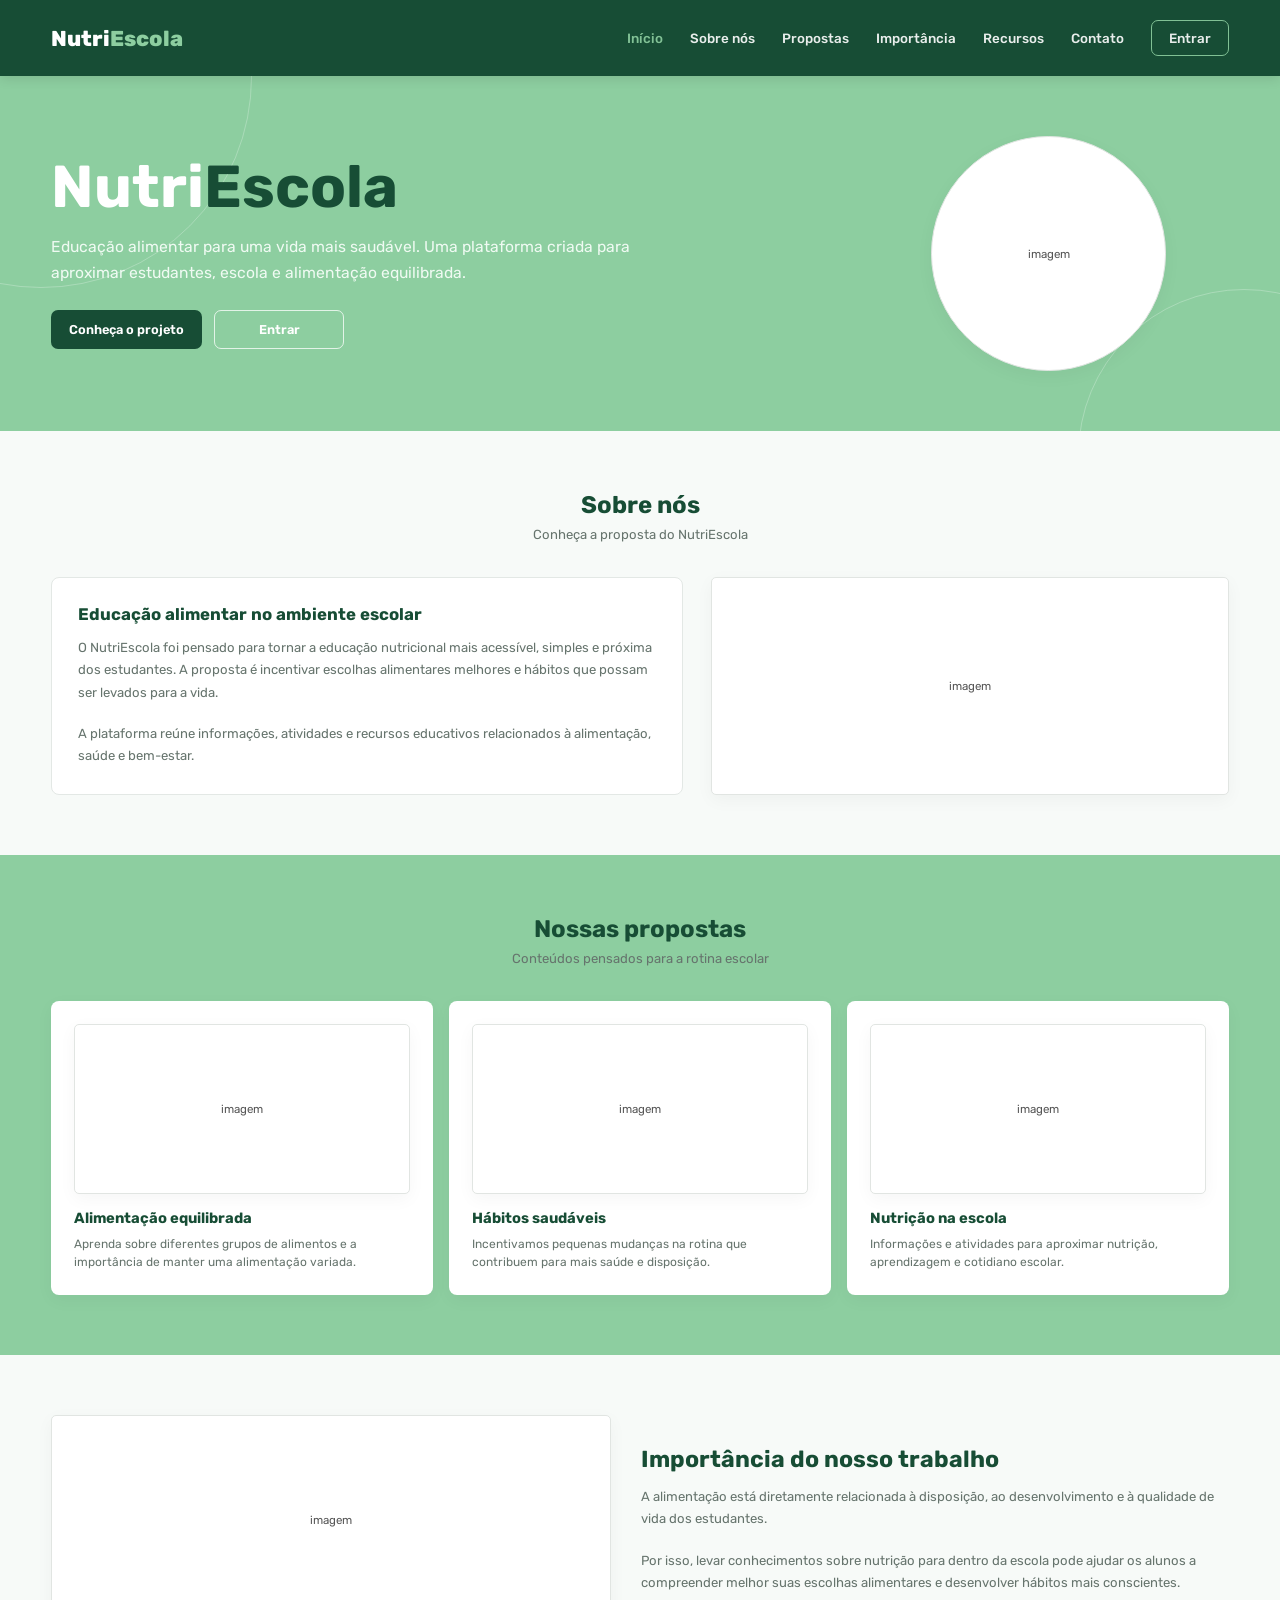
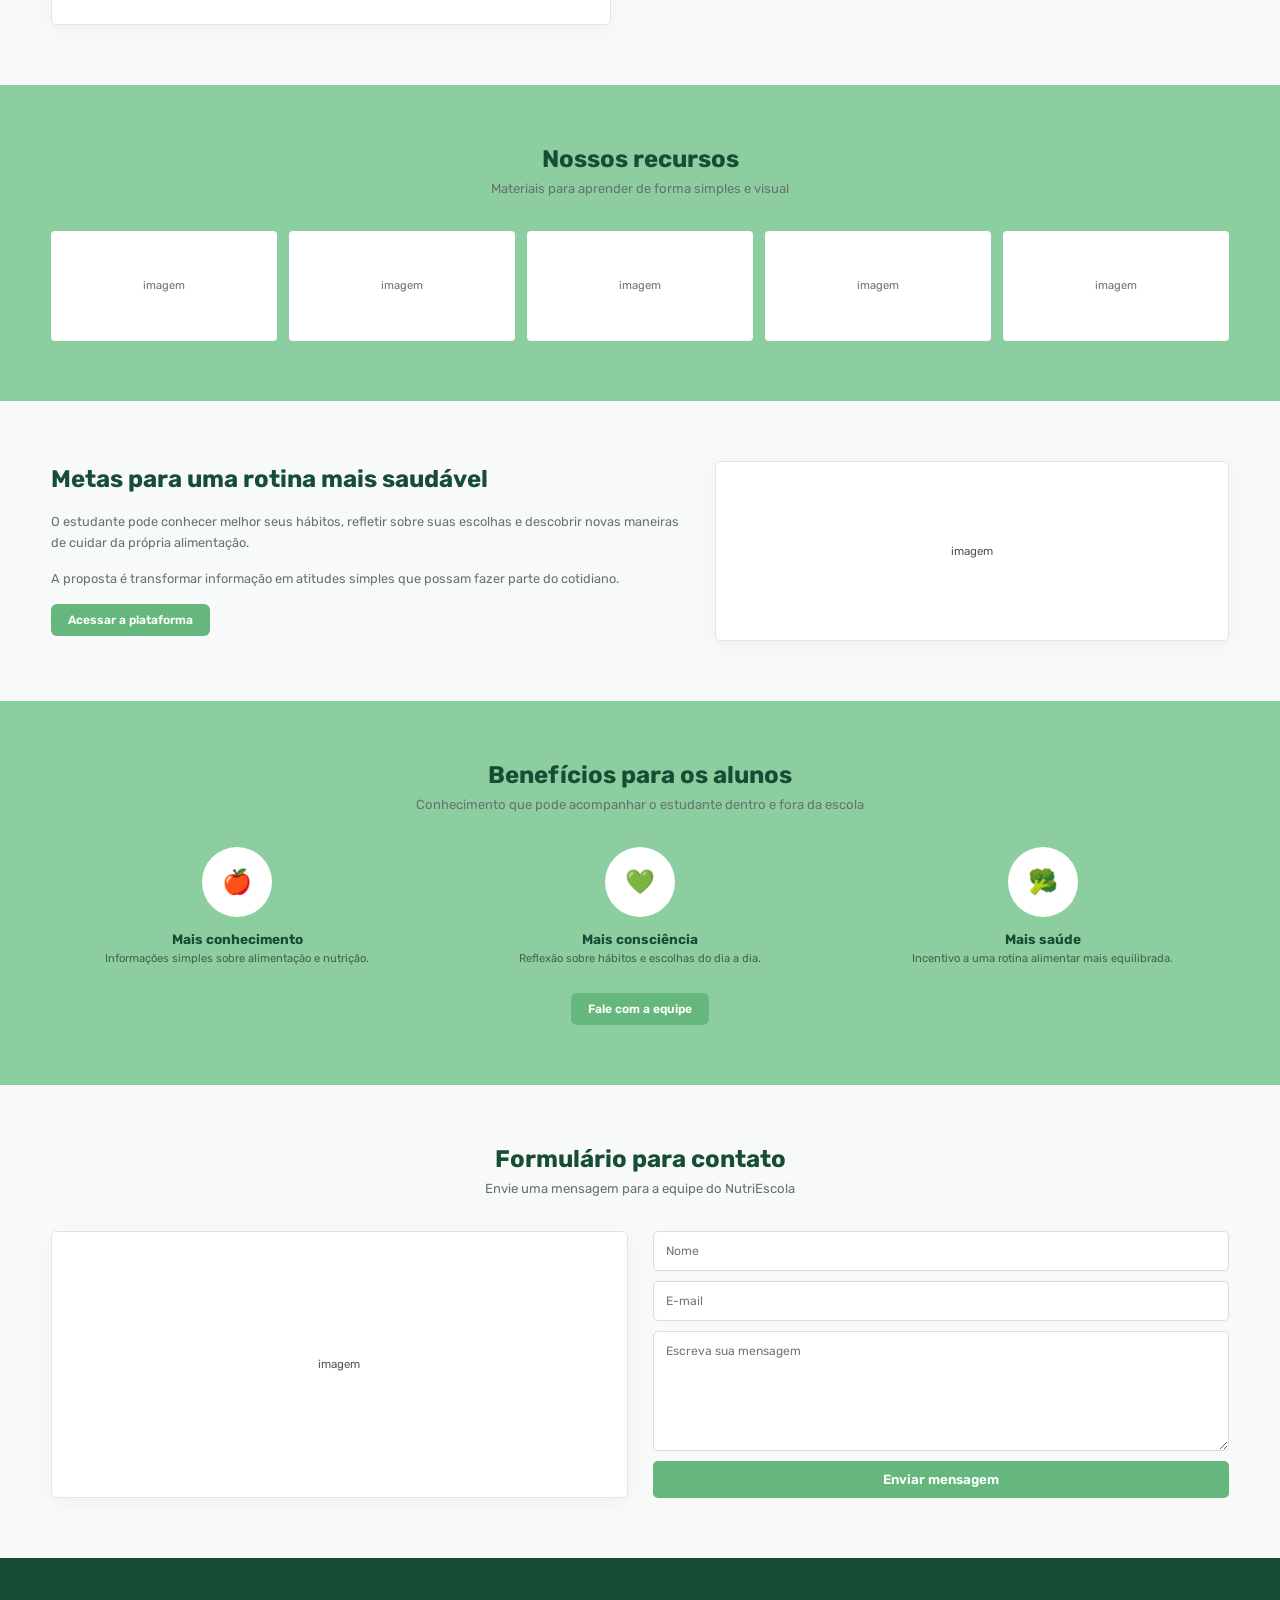
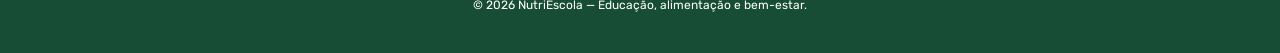
<file: index.html>
<!DOCTYPE html>
<html lang="pt-BR">
<head>
  <meta charset="UTF-8">
  <meta name="viewport" content="width=device-width, initial-scale=1.0">

  <title>NutriEscola</title>
  <meta name="description" content="NutriEscola - educação alimentar e nutrição no ambiente escolar">

  <link rel="preconnect" href="https://fonts.googleapis.com">
  <link rel="preconnect" href="https://fonts.gstatic.com" crossorigin>
  <link href="https://fonts.googleapis.com/css2?family=Rubik:wght@300;400;500;600;700;800&display=swap" rel="stylesheet">

  <style>
    :root {
      --verde-escuro: #174d35;
      --verde: #66b77d;
      --verde-claro: #8dcea0;
      --verde-suave: #bfe5c9;
      --fundo: #f7faf8;
      --branco: #ffffff;
      --texto: #244033;
      --cinza: #d9dedb;
      --cinza-texto: #66746d;
    }

    * {
      margin: 0;
      padding: 0;
      box-sizing: border-box;
      font-family: "Rubik", sans-serif;
      scroll-behavior: smooth;
    }

    body {
      background: var(--fundo);
      color: var(--texto);
    }

    a {
      color: inherit;
      text-decoration: none;
    }

    /* =========================
       HEADER
    ========================= */

    header {
      width: 100%;
      height: 76px;
      background: var(--verde-escuro);
      color: white;
      display: flex;
      align-items: center;
      position: sticky;
      top: 0;
      z-index: 1000;
      box-shadow: 0 2px 12px rgba(0,0,0,.12);
    }

    .header-container {
      width: min(1180px, 92%);
      margin: auto;
      display: flex;
      align-items: center;
      justify-content: space-between;
    }

    .logo {
      font-size: 1.35rem;
      font-weight: 800;
    }

    .logo span {
      color: var(--verde-claro);
    }

    .nav {
      display: flex;
      align-items: center;
      gap: 27px;
      font-size: .84rem;
      font-weight: 500;
    }

    .nav a {
      opacity: .9;
      transition: .2s;
    }

    .nav a:hover,
    .nav a.active {
      color: var(--verde-claro);
    }

    .nav .login {
      padding: 9px 17px;
      border: 1px solid var(--verde-claro);
      border-radius: 7px;
      color: white;
    }

    .nav .login:hover {
      background: var(--verde-claro);
      color: var(--verde-escuro);
    }

    /* =========================
       HERO
    ========================= */

    .hero {
      min-height: 355px;
      background: var(--verde-claro);
      display: flex;
      align-items: center;
      position: relative;
      overflow: hidden;
    }

    .hero::before,
    .hero::after {
      content: "";
      position: absolute;
      border-radius: 50%;
      border: 1px solid rgba(255,255,255,.25);
    }

    .hero::before {
      width: 420px;
      height: 420px;
      left: -170px;
      top: -210px;
    }

    .hero::after {
      width: 330px;
      height: 330px;
      right: -130px;
      bottom: -190px;
    }

    .hero-container {
      width: min(1180px, 92%);
      margin: auto;
      display: grid;
      grid-template-columns: 1fr 360px;
      gap: 60px;
      align-items: center;
      position: relative;
      z-index: 2;
    }

    .hero h1 {
      font-size: clamp(2.1rem, 5vw, 3.7rem);
      color: white;
      line-height: 1;
      margin-bottom: 17px;
    }

    .hero h1 span {
      color: var(--verde-escuro);
    }

    .hero p {
      max-width: 620px;
      color: #effaf2;
      line-height: 1.65;
      font-size: .98rem;
    }

    .hero-buttons {
      margin-top: 24px;
      display: flex;
      gap: 12px;
    }

    .button {
      display: inline-flex;
      justify-content: center;
      align-items: center;
      min-width: 130px;
      padding: 11px 18px;
      border-radius: 7px;
      font-size: .8rem;
      font-weight: 600;
      transition: .2s;
    }

    .button.primary {
      background: var(--verde-escuro);
      color: white;
    }

    .button.secondary {
      border: 1px solid rgba(255,255,255,.75);
      color: white;
    }

    .button:hover {
      transform: translateY(-2px);
    }

    .placeholder {
      background: white;
      border: 1px solid #e1e5e2;
      border-radius: 5px;
      min-height: 170px;
      display: grid;
      place-items: center;
      color: #555;
      font-size: .72rem;
      box-shadow: 0 5px 18px rgba(0,0,0,.04);
    }

    .hero-image {
      height: 235px;
      border-radius: 50%;
      width: 235px;
      margin: auto;
    }

    /* =========================
       SEÇÕES
    ========================= */

    section {
      padding: 60px 0;
      scroll-margin-top: 76px;
    }

    .section-container {
      width: min(1180px, 92%);
      margin: auto;
    }

    .section-title {
      text-align: center;
      margin-bottom: 35px;
    }

    .section-title h2 {
      font-size: 1.5rem;
      color: var(--verde-escuro);
      margin-bottom: 8px;
    }

    .section-title p {
      color: var(--cinza-texto);
      font-size: .82rem;
    }

    /* =========================
       SOBRE
    ========================= */

    .about-grid {
      display: grid;
      grid-template-columns: 1.1fr .9fr;
      gap: 28px;
      align-items: stretch;
    }

    .about-text {
      padding: 26px;
      border-radius: 8px;
      background: white;
      border: 1px solid #e3e8e5;
    }

    .about-text h3 {
      color: var(--verde-escuro);
      font-size: 1.05rem;
      margin-bottom: 13px;
    }

    .about-text p {
      color: var(--cinza-texto);
      font-size: .82rem;
      line-height: 1.7;
    }

    .about-image {
      min-height: 190px;
    }

    /* =========================
       PROPOSTAS
    ========================= */

    #propostas {
      background: var(--verde-claro);
    }

    .cards {
      display: grid;
      grid-template-columns: repeat(3, 1fr);
      gap: 16px;
    }

    .card {
      background: white;
      border-radius: 8px;
      padding: 23px;
      min-height: 185px;
      box-shadow: 0 5px 18px rgba(0,0,0,.04);
    }

    .card-image {
      height: 78px;
      margin-bottom: 15px;
    }

    .card h3 {
      color: var(--verde-escuro);
      font-size: .92rem;
      margin-bottom: 8px;
    }

    .card p {
      color: var(--cinza-texto);
      font-size: .75rem;
      line-height: 1.55;
    }

    /* =========================
       IMPORTÂNCIA
    ========================= */

    .importance-grid {
      display: grid;
      grid-template-columns: 1fr 1.05fr;
      gap: 30px;
      align-items: center;
    }

    .importance-image {
      min-height: 210px;
    }

    .importance-text h2 {
      color: var(--verde-escuro);
      font-size: 1.45rem;
      margin-bottom: 13px;
    }

    .importance-text p {
      color: var(--cinza-texto);
      font-size: .82rem;
      line-height: 1.7;
    }

    /* =========================
       RECURSOS
    ========================= */

    #recursos {
      background: var(--verde-claro);
    }

    .resource-grid {
      display: grid;
      grid-template-columns: repeat(5, 1fr);
      gap: 12px;
    }

    .resource {
      height: 110px;
      background: white;
      border-radius: 4px;
      display: grid;
      place-items: center;
      color: var(--cinza-texto);
      font-size: .7rem;
    }

    /* =========================
       ALUNOS / METAS
    ========================= */

    .goals-grid {
      display: grid;
      grid-template-columns: 1.1fr .9fr;
      gap: 35px;
      align-items: center;
    }

    .goal-image {
      min-height: 180px;
    }

    .goal-text h2 {
      color: var(--verde-escuro);
      margin-bottom: 12px;
      font-size: 1.35rem;
    }

    .goal-text p {
      color: var(--cinza-texto);
      font-size: .8rem;
      line-height: 1.65;
      margin-bottom: 15px;
    }

    .goal-button {
      display: inline-block;
      padding: 9px 17px;
      background: var(--verde);
      color: white;
      border-radius: 6px;
      font-size: .75rem;
      font-weight: 600;
    }

    /* =========================
       BENEFÍCIOS
    ========================= */

    #beneficios {
      background: var(--verde-claro);
    }

    .benefit-grid {
      display: grid;
      grid-template-columns: repeat(3, 1fr);
      gap: 30px;
      text-align: center;
    }

    .benefit-circle {
      width: 70px;
      height: 70px;
      margin: 0 auto 14px;
      border-radius: 50%;
      background: white;
      display: grid;
      place-items: center;
      color: var(--verde-escuro);
      font-size: 1.5rem;
    }

    .benefit h3 {
      font-size: .85rem;
      color: var(--verde-escuro);
      margin-bottom: 5px;
    }

    .benefit p {
      font-size: .7rem;
      color: #42634f;
    }

    .benefit-actions {
      text-align: center;
      margin-top: 28px;
    }

    /* =========================
       CONTATO
    ========================= */

    .contact-grid {
      display: grid;
      grid-template-columns: 1fr 1fr;
      gap: 25px;
    }

    .contact-image {
      min-height: 200px;
    }

    .form {
      display: grid;
      gap: 10px;
    }

    .form input,
    .form textarea {
      width: 100%;
      border: 1px solid #d7ddd9;
      background: white;
      border-radius: 5px;
      padding: 12px;
      outline: none;
      font-size: .76rem;
      color: var(--texto);
    }

    .form textarea {
      min-height: 120px;
      resize: vertical;
    }

    .form button {
      border: 0;
      background: var(--verde);
      color: white;
      padding: 11px;
      border-radius: 5px;
      font-weight: 600;
      cursor: pointer;
    }

    /* =========================
       FOOTER
    ========================= */

    footer {
      background: var(--verde-escuro);
      color: white;
      min-height: 95px;
      display: flex;
      align-items: center;
      justify-content: center;
      text-align: center;
      font-size: .75rem;
    }

    /* =========================
       RESPONSIVO
    ========================= */

    @media (max-width: 850px) {
      .nav {
        gap: 12px;
      }

      .nav a:not(.login) {
        display: none;
      }

      .hero-container,
      .about-grid,
      .importance-grid,
      .goals-grid,
      .contact-grid {
        grid-template-columns: 1fr;
      }

      .hero {
        padding: 65px 0;
      }

      .hero-image {
        width: 180px;
        height: 180px;
      }

      .cards {
        grid-template-columns: 1fr;
      }

      .resource-grid {
        grid-template-columns: repeat(2, 1fr);
      }

      .benefit-grid {
        grid-template-columns: 1fr;
        gap: 25px;
      }
    }

    @media (max-width: 500px) {
      section {
        padding: 45px 0;
      }

      .header-container {
        width: 90%;
      }

      .logo {
        font-size: 1.1rem;
      }

      .hero h1 {
        font-size: 2.2rem;
      }

      .hero-buttons {
        flex-direction: column;
      }

      .button {
        width: 100%;
      }

      .resource-grid {
        grid-template-columns: 1fr 1fr;
      }
    }
  </style>
</head>

<body>

  <!-- =========================
       HEADER / NAVEGAÇÃO
  ========================== -->

  <header>
    <div class="header-container">

      <a href="#inicio" class="logo">
        Nutri<span>Escola</span>
      </a>

      <nav class="nav">
        <a href="#inicio" class="active">Início</a>
        <a href="#sobre">Sobre nós</a>
        <a href="#propostas">Propostas</a>
        <a href="#importancia">Importância</a>
        <a href="#recursos">Recursos</a>
        <a href="#contato">Contato</a>
        <a href="D1.html" class="login">Entrar</a>
      </nav>

    </div>
  </header>


  <main>

    <!-- =========================
         HERO
    ========================== -->

    <section id="inicio" class="hero">

      <div class="hero-container">

        <div>
          <h1>
            Nutri<span>Escola</span>
          </h1>

          <p>
            Educação alimentar para uma vida mais saudável.
            Uma plataforma criada para aproximar estudantes,
            escola e alimentação equilibrada.
          </p>

          <div class="hero-buttons">
            <a href="#sobre" class="button primary">
              Conheça o projeto
            </a>

            <a href="D1.html" class="button secondary">
              Entrar
            </a>
          </div>
        </div>

        <!-- Imagem provisória -->
        <div class="placeholder hero-image">
          imagem
        </div>

      </div>

    </section>


    <!-- =========================
         SOBRE NÓS
    ========================== -->

    <section id="sobre">

      <div class="section-container">

        <div class="section-title">
          <h2>Sobre nós</h2>
          <p>Conheça a proposta do NutriEscola</p>
        </div>

        <div class="about-grid">

          <div class="about-text">
            <h3>Educação alimentar no ambiente escolar</h3>

            <p>
              O NutriEscola foi pensado para tornar a educação
              nutricional mais acessível, simples e próxima dos
              estudantes. A proposta é incentivar escolhas
              alimentares melhores e hábitos que possam ser
              levados para a vida.
            </p>

            <br>

            <p>
              A plataforma reúne informações, atividades e
              recursos educativos relacionados à alimentação,
              saúde e bem-estar.
            </p>
          </div>

          <div class="placeholder about-image">
            imagem
          </div>

        </div>

      </div>

    </section>


    <!-- =========================
         NOSSAS PROPOSTAS
    ========================== -->

    <section id="propostas">

      <div class="section-container">

        <div class="section-title">
          <h2>Nossas propostas</h2>
          <p>Conteúdos pensados para a rotina escolar</p>
        </div>

        <div class="cards">

          <article class="card">
            <div class="placeholder card-image">
              imagem
            </div>

            <h3>Alimentação equilibrada</h3>

            <p>
              Aprenda sobre diferentes grupos de alimentos
              e a importância de manter uma alimentação variada.
            </p>
          </article>

          <article class="card">
            <div class="placeholder card-image">
              imagem
            </div>

            <h3>Hábitos saudáveis</h3>

            <p>
              Incentivamos pequenas mudanças na rotina que
              contribuem para mais saúde e disposição.
            </p>
          </article>

          <article class="card">
            <div class="placeholder card-image">
              imagem
            </div>

            <h3>Nutrição na escola</h3>

            <p>
              Informações e atividades para aproximar
              nutrição, aprendizagem e cotidiano escolar.
            </p>
          </article>

        </div>

      </div>

    </section>


    <!-- =========================
         IMPORTÂNCIA
    ========================== -->

    <section id="importancia">

      <div class="section-container">

        <div class="importance-grid">

          <div class="placeholder importance-image">
            imagem
          </div>

          <div class="importance-text">

            <h2>Importância do nosso trabalho</h2>

            <p>
              A alimentação está diretamente relacionada à
              disposição, ao desenvolvimento e à qualidade
              de vida dos estudantes.
            </p>

            <br>

            <p>
              Por isso, levar conhecimentos sobre nutrição
              para dentro da escola pode ajudar os alunos a
              compreender melhor suas escolhas alimentares
              e desenvolver hábitos mais conscientes.
            </p>

          </div>

        </div>

      </div>

    </section>


    <!-- =========================
         RECURSOS
    ========================== -->

    <section id="recursos">

      <div class="section-container">

        <div class="section-title">
          <h2>Nossos recursos</h2>
          <p>Materiais para aprender de forma simples e visual</p>
        </div>

        <div class="resource-grid">

          <div class="resource">imagem</div>
          <div class="resource">imagem</div>
          <div class="resource">imagem</div>
          <div class="resource">imagem</div>
          <div class="resource">imagem</div>

        </div>

      </div>

    </section>


    <!-- =========================
         OBJETIVOS
    ========================== -->

    <section id="objetivos">

      <div class="section-container">

        <div class="goals-grid">

          <div>

            <div class="section-title" style="text-align:left; margin-bottom:18px;">
              <h2>Metas para uma rotina mais saudável</h2>
            </div>

            <div class="goal-text">

              <p>
                O estudante pode conhecer melhor seus hábitos,
                refletir sobre suas escolhas e descobrir novas
                maneiras de cuidar da própria alimentação.
              </p>

              <p>
                A proposta é transformar informação em atitudes
                simples que possam fazer parte do cotidiano.
              </p>

              <a href="D1.html" class="goal-button">
                Acessar a plataforma
              </a>

            </div>

          </div>

          <div class="placeholder goal-image">
            imagem
          </div>

        </div>

      </div>

    </section>


    <!-- =========================
         BENEFÍCIOS
    ========================== -->

    <section id="beneficios">

      <div class="section-container">

        <div class="section-title">
          <h2>Benefícios para os alunos</h2>
          <p>Conhecimento que pode acompanhar o estudante dentro e fora da escola</p>
        </div>

        <div class="benefit-grid">

          <div class="benefit">
            <div class="benefit-circle">🍎</div>
            <h3>Mais conhecimento</h3>
            <p>Informações simples sobre alimentação e nutrição.</p>
          </div>

          <div class="benefit">
            <div class="benefit-circle">💚</div>
            <h3>Mais consciência</h3>
            <p>Reflexão sobre hábitos e escolhas do dia a dia.</p>
          </div>

          <div class="benefit">
            <div class="benefit-circle">🥦</div>
            <h3>Mais saúde</h3>
            <p>Incentivo a uma rotina alimentar mais equilibrada.</p>
          </div>

        </div>

        <div class="benefit-actions">
          <a href="#contato" class="goal-button">
            Fale com a equipe
          </a>
        </div>

      </div>

    </section>


    <!-- =========================
         CONTATO
    ========================== -->

    <section id="contato">

      <div class="section-container">

        <div class="section-title">
          <h2>Formulário para contato</h2>
          <p>Envie uma mensagem para a equipe do NutriEscola</p>
        </div>

        <div class="contact-grid">

          <div class="placeholder contact-image">
            imagem
          </div>

          <form class="form">

            <input
              type="text"
              name="nome"
              placeholder="Nome"
              required
            >

            <input
              type="email"
              name="email"
              placeholder="E-mail"
              required
            >

            <textarea
              name="mensagem"
              placeholder="Escreva sua mensagem"
              required
            ></textarea>

            <button type="submit">
              Enviar mensagem
            </button>

          </form>

        </div>

      </div>

    </section>

  </main>


  <!-- =========================
       FOOTER
  ========================== -->

  <footer>
    <p>
      © 2026 NutriEscola — Educação, alimentação e bem-estar.
    </p>
  </footer>

</body>
</html>
</file>
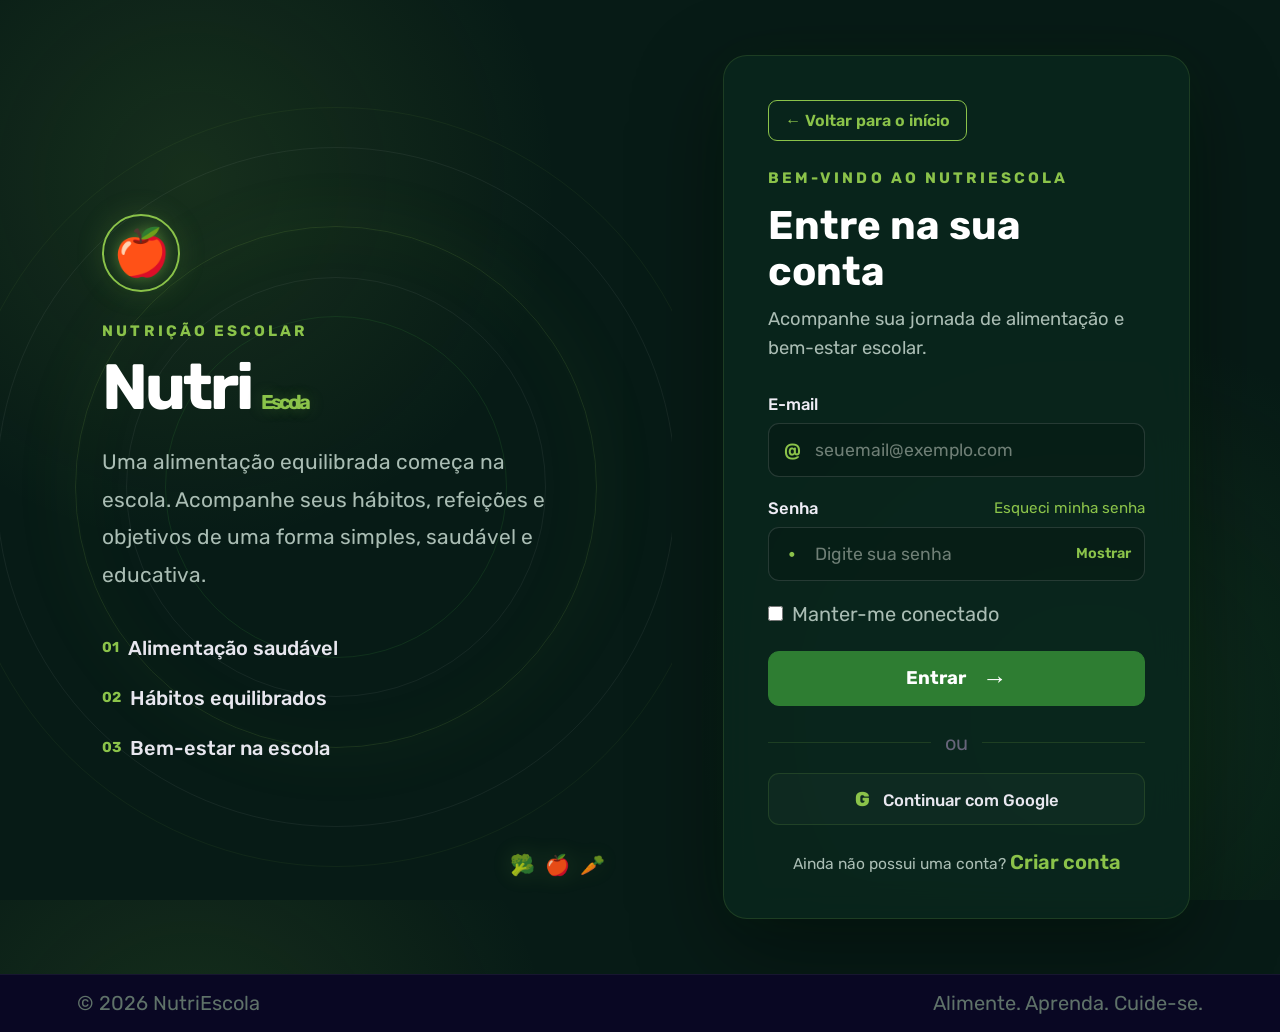
<file: D1.html>
<!DOCTYPE html>
<html lang="pt-BR">

<head>
  <meta charset="UTF-8">
  <meta name="viewport" content="width=device-width, initial-scale=1.0">

  <title>NutriEscola | Login</title>

  <meta name="description" content="Acesse sua conta no NutriEscola">
  <meta name="keywords" content="nutrição, escola, alimentação saudável">

  <!-- Fonte -->
  <link rel="preconnect" href="https://fonts.googleapis.com">
  <link rel="preconnect" href="https://fonts.gstatic.com" crossorigin>
  <link
    href="https://fonts.googleapis.com/css2?family=Rubik:wght@300;400;500;600;700;800&display=swap"
    rel="stylesheet">

  <!-- CSS original do projeto -->
  <link href="1.css" rel="stylesheet">

  <!-- Estilos exclusivos da página D1 -->
  <style>

    :root {
      --verde-escuro: #071b16;
      --verde: #2E7D32;
      --verde-claro: #8BC34A;
      --verde-brilho: #66BB6A;
      --branco: #ffffff;
      --cinza: #aabdb4;
      --borda: rgba(139, 195, 74, 0.16);
      --card: rgba(10, 38, 29, 0.88);
    }

    * {
      margin: 0;
      padding: 0;
      box-sizing: border-box;
      font-family: "Rubik", sans-serif;
    }

    html,
    body {
      min-height: 100%;
    }

    body {
      min-height: 100vh;
      color: var(--branco);

      background:
        radial-gradient(
          circle at 15% 20%,
          rgba(139, 195, 74, 0.12),
          transparent 28%
        ),
        radial-gradient(
          circle at 85% 80%,
          rgba(46, 125, 50, 0.18),
          transparent 30%
        ),
        var(--verde-escuro);

      overflow-x: hidden;
    }

    /* =========================
       ESTRUTURA PRINCIPAL
    ========================= */

    .login-shell {
      min-height: calc(100vh - 58px);

      display: grid;
      grid-template-columns: 1.05fr 0.95fr;

      position: relative;
      overflow: hidden;
    }

    /* =========================
       LADO ESQUERDO
    ========================= */

    .login-brand {
      min-height: 650px;

      display: flex;
      align-items: center;
      justify-content: center;

      padding: 70px 8vw;

      position: relative;
      overflow: hidden;
    }

    .login-brand::before {
      content: "";

      position: absolute;

      width: 520px;
      height: 520px;

      border: 1px solid rgba(139, 195, 74, 0.15);

      border-radius: 50%;

      box-shadow:
        0 0 80px rgba(139, 195, 74, 0.05),
        inset 0 0 70px rgba(139, 195, 74, 0.03);
    }

    .login-brand::after {
      content: "";

      position: absolute;

      width: 340px;
      height: 340px;

      border: 1px solid rgba(46, 125, 50, 0.22);

      border-radius: 50%;
    }

    .brand-content {
      position: relative;
      z-index: 2;

      max-width: 560px;
    }

    /* =========================
       LOGO
    ========================= */

    .brand-mark {
      width: 78px;
      height: 78px;

      display: grid;
      place-items: center;

      margin-bottom: 30px;

      border: 2px solid var(--verde-claro);

      border-radius: 50%;

      color: var(--verde-claro);

      font-size: 2.3rem;

      background: rgba(139, 195, 74, 0.04);

      box-shadow:
        0 0 28px rgba(139, 195, 74, 0.18);

      text-shadow:
        0 0 15px rgba(139, 195, 74, 0.5);
    }

    .eyebrow {
      color: var(--verde-claro);

      font-size: 0.76rem;

      font-weight: 700;

      letter-spacing: 0.2em;

      margin-bottom: 16px;
    }

    .brand-content h1 {
      font-size: clamp(2.7rem, 5vw, 5rem);

      line-height: 0.98;

      font-weight: 700;

      letter-spacing: -0.05em;

      margin-bottom: 24px;
    }

    .brand-content h1 span {
      color: var(--verde-claro);

      text-shadow:
        0 0 15px rgba(139, 195, 74, 0.25);
    }

    .brand-text {
      max-width: 500px;

      color: var(--cinza);

      font-size: 1.05rem;

      line-height: 1.8;
    }

    /* =========================
       ITENS DE NUTRIÇÃO
    ========================= */

    .challenge-points {
      display: flex;

      flex-wrap: wrap;

      gap: 26px;

      margin-top: 42px;

      color: #e8e7ef;

      font-size: 0.88rem;

      font-weight: 500;
    }

    .challenge-points div {
      display: flex;

      align-items: center;

      gap: 9px;
    }

    .challenge-points span {
      color: var(--verde-claro);

      font-size: 0.72rem;

      font-weight: 700;
    }

    /* =========================
       ELEMENTOS DECORATIVOS
    ========================= */

    .brand-orbit {
      position: absolute;

      border: 1px solid rgba(255, 255, 255, 0.06);

      border-radius: 50%;

      animation: spin 18s linear infinite;
    }

    .orbit-one {
      width: 680px;
      height: 680px;
    }

    .orbit-two {
      width: 420px;
      height: 420px;

      animation-duration: 12s;

      animation-direction: reverse;
    }

    .orbit-three {
      width: 760px;
      height: 760px;

      border-color: rgba(139, 195, 74, 0.07);

      animation-duration: 30s;
    }

    .nutrition-decoration {
      position: absolute;

      z-index: 1;

      right: 10%;
      bottom: 10%;

      display: flex;

      gap: 10px;

      font-size: 1.6rem;

      opacity: 0.9;

      filter:
        drop-shadow(
          0 0 12px rgba(139, 195, 74, 0.2)
        );
    }

    .nutrition-decoration span {
      animation: floatFood 4s ease-in-out infinite;
    }

    .nutrition-decoration span:nth-child(2) {
      animation-delay: 0.6s;
    }

    .nutrition-decoration span:nth-child(3) {
      animation-delay: 1.2s;
    }

    /* =========================
       LADO DO LOGIN
    ========================= */

    .login-panel {
      display: grid;

      place-items: center;

      padding: 55px 7vw 55px 4vw;

      position: relative;
    }

    .login-card {
      width: min(100%, 470px);

      padding: 44px;

      background: var(--card);

      border: 1px solid var(--borda);

      border-radius: 24px;

      box-shadow:
        0 30px 90px rgba(0, 0, 0, 0.4),
        0 0 50px rgba(46, 125, 50, 0.08);

      backdrop-filter: blur(18px);
    }

    /* =========================
       BOTÃO VOLTAR
    ========================= */

    .btn-voltar {
      display: inline-flex;

      align-items: center;

      gap: 8px;

      margin-bottom: 28px;

      padding: 10px 16px;

      border: 1px solid var(--verde-claro);

      border-radius: 9px;

      color: var(--verde-claro);

      background: transparent;

      text-decoration: none;

      font-size: 0.8rem;

      font-weight: 600;

      transition: 0.25s ease;
    }

    .btn-voltar:hover {
      color: var(--verde-escuro);

      background: var(--verde-claro);

      box-shadow:
        0 0 20px rgba(139, 195, 74, 0.3);

      transform: translateX(-3px);
    }

    /* =========================
       CABEÇALHO LOGIN
    ========================= */

    .login-heading h2 {
      font-size: 2rem;

      line-height: 1.15;

      margin-bottom: 10px;
    }

    .login-heading > p:last-child {
      color: var(--cinza);

      font-size: 0.92rem;

      line-height: 1.6;
    }

    /* =========================
       FORMULÁRIO
    ========================= */

    .login-form {
      margin-top: 30px;
    }

    .field {
      margin-bottom: 21px;
    }

    .field label,
    .field-label-row label {
      display: block;

      color: #efedf6;

      font-size: 0.83rem;

      font-weight: 500;

      margin-bottom: 9px;
    }

    .field-label-row {
      display: flex;

      align-items: center;

      justify-content: space-between;
    }

    .field-label-row label {
      margin-bottom: 9px;
    }

    .forgot-link {
      color: var(--verde-claro);

      text-decoration: none;

      font-size: 0.76rem;

      margin-bottom: 9px;

      transition: 0.2s ease;
    }

    .forgot-link:hover {
      color: white;
    }

    /* =========================
       INPUTS
    ========================= */

    .input-wrap {
      height: 54px;

      display: flex;

      align-items: center;

      border: 1px solid rgba(255, 255, 255, 0.13);

      border-radius: 11px;

      background: rgba(0, 0, 0, 0.18);

      transition: 0.2s ease;
    }

    .input-wrap:focus-within {
      border-color: var(--verde-claro);

      box-shadow:
        0 0 0 3px rgba(139, 195, 74, 0.09);
    }

    .input-icon {
      width: 46px;

      text-align: center;

      color: var(--verde-claro);

      font-weight: 700;
    }

    .input-wrap input {
      flex: 1;

      height: 100%;

      min-width: 0;

      border: 0;

      outline: 0;

      background: transparent;

      color: white;

      font-size: 0.88rem;
    }

    .input-wrap input::placeholder {
      color: #6f7f76;
    }

    .password-toggle {
      margin-right: 13px;

      border: 0;

      background: transparent;

      color: var(--verde-claro);

      cursor: pointer;

      font-size: 0.72rem;

      font-weight: 600;
    }

    /* =========================
       CHECKBOX
    ========================= */

    .remember {
      display: flex;

      align-items: center;

      gap: 9px;

      color: var(--cinza);

      font-size: 0.78rem;

      cursor: pointer;
    }

    .remember input {
      accent-color: var(--verde-claro);

      width: 15px;

      height: 15px;
    }

    /* =========================
       BOTÃO ENTRAR
    ========================= */

    .login-button {
      width: 100%;

      height: 55px;

      display: flex;

      align-items: center;

      justify-content: center;

      gap: 16px;

      margin-top: 25px;

      border: 1px solid var(--verde);

      border-radius: 11px;

      background: var(--verde);

      color: white;

      cursor: pointer;

      font-size: 0.92rem;

      font-weight: 700;

      transition: 0.25s ease;
    }

    .login-button span {
      font-size: 1.25rem;

      transition: 0.25s ease;
    }

    .login-button:hover {
      background: transparent;

      color: var(--verde-claro);

      border-color: var(--verde-claro);

      box-shadow:
        0 0 30px rgba(46, 125, 50, 0.3);
    }

    .login-button:hover span {
      transform: translateX(5px);
    }

    /* =========================
       DIVISOR
    ========================= */

    .divider {
      display: flex;

      align-items: center;

      gap: 14px;

      color: #67657a;

      font-size: 0.72rem;

      margin: 25px 0 18px;
    }

    .divider::before,
    .divider::after {
      content: "";

      flex: 1;

      height: 1px;

      background: var(--borda);
    }

    /* =========================
       GOOGLE
    ========================= */

    .social-login {
      width: 100%;

      height: 52px;

      border: 1px solid var(--borda);

      border-radius: 11px;

      background: rgba(255, 255, 255, 0.025);

      color: #e8e7ef;

      cursor: pointer;

      font-size: 0.83rem;

      font-weight: 500;

      transition: 0.2s ease;
    }

    .social-login:hover {
      border-color: rgba(139, 195, 74, 0.45);

      background: rgba(139, 195, 74, 0.04);
    }

    .google-icon {
      margin-right: 9px;

      color: var(--verde-claro);

      font-weight: 800;
    }

    /* =========================
       CRIAR CONTA
    ========================= */

    .signup {
      margin-top: 25px;

      text-align: center;

      color: var(--cinza);

      font-size: 0.78rem;
    }

    .signup a {
      color: var(--verde-claro);

      font-weight: 600;

      text-decoration: none;
    }

    .signup a:hover {
      color: white;
    }

    /* =========================
       LOGO MOBILE
    ========================= */

    .mobile-logo {
      display: none;
    }

    /* =========================
       FOOTER
    ========================= */

    .login-footer {
      height: 58px;

      display: flex;

      align-items: center;

      justify-content: space-between;

      padding: 0 6vw;

      color: #5f7269;

      border-top: 1px solid rgba(255, 255, 255, 0.06);

      font-size: 0.7rem;
    }

    /* =========================
       ANIMAÇÕES
    ========================= */

    @keyframes spin {
      from {
        transform: rotate(0deg);
      }

      to {
        transform: rotate(360deg);
      }
    }

    @keyframes floatFood {
      0%,
      100% {
        transform: translateY(0) rotate(0deg);
      }

      50% {
        transform: translateY(-10px) rotate(4deg);
      }
    }

    /* =========================
       TABLET
    ========================= */

    @media (max-width: 1000px) {

      .login-shell {
        grid-template-columns: 1fr;
      }

      .login-brand {
        min-height: auto;

        padding: 55px 8vw 25px;

        text-align: center;
      }

      .brand-content {
        max-width: 650px;
      }

      .brand-mark {
        margin: 0 auto 22px;
      }

      .brand-text {
        margin: 0 auto;
      }

      .challenge-points {
        justify-content: center;

        margin-top: 28px;
      }

      .login-panel {
        padding: 25px 6vw 60px;
      }
    }

    /* =========================
       CELULAR
    ========================= */

    @media (max-width: 560px) {

      .login-brand {
        padding: 40px 25px 15px;
      }

      .brand-content h1 {
        font-size: 2.5rem;
      }

      .brand-text {
        font-size: 0.9rem;
      }

      .challenge-points {
        gap: 13px 20px;

        font-size: 0.76rem;
      }

      .login-card {
        padding: 30px 23px;

        border-radius: 18px;
      }

      .mobile-logo {
        display: flex;

        align-items: center;

        gap: 10px;

        margin-bottom: 30px;

        font-size: 0.95rem;
      }

      .mobile-logo .small {
        width: 38px;
        height: 38px;

        margin: 0;

        font-size: 1.2rem;
      }

      .login-heading h2 {
        font-size: 1.65rem;
      }

      .login-footer {
        height: auto;

        min-height: 58px;

        padding: 15px 20px;

        gap: 8px;

        flex-direction: column;

        justify-content: center;
      }

      .login-brand::before {
        width: 350px;
        height: 350px;
      }

      .login-brand::after {
        width: 250px;
        height: 250px;
      }

      .nutrition-decoration {
        right: 50%;

        transform: translateX(50%);

        bottom: 5%;

        font-size: 1.3rem;
      }
    }

  </style>

</head>

<body>

  <main class="login-shell">

    <!-- =================================
         LADO ESQUERDO
    ================================== -->

    <section class="login-brand" aria-label="NutriEscola">

      <!-- Elementos circulares -->
      <div class="brand-orbit orbit-one"></div>
      <div class="brand-orbit orbit-two"></div>
      <div class="brand-orbit orbit-three"></div>

      <!-- Elementos de alimentação -->
      <div class="nutrition-decoration" aria-hidden="true">
        <span>🥦</span>
        <span>🍎</span>
        <span>🥕</span>
      </div>

      <div class="brand-content">

        <!-- Logo -->
        <div class="brand-mark" aria-hidden="true">
          🍎
        </div>

        <p class="eyebrow">
          NUTRIÇÃO ESCOLAR
        </p>

        <h1>
          Nutri <span>Escola</span>
        </h1>

        <p class="brand-text">
          Uma alimentação equilibrada começa na escola.
          Acompanhe seus hábitos, refeições e objetivos
          de uma forma simples, saudável e educativa.
        </p>

        <div class="challenge-points">

          <div>
            <span>01</span>
            Alimentação saudável
          </div>

          <div>
            <span>02</span>
            Hábitos equilibrados
          </div>

          <div>
            <span>03</span>
            Bem-estar na escola
          </div>

        </div>

      </div>

    </section>


    <!-- =================================
         ÁREA DO LOGIN
    ================================== -->

    <section class="login-panel">

      <div class="login-card">

        <!-- BOTÃO VOLTAR -->
        <a href="index.html" class="btn-voltar">
          ← Voltar para o início
        </a>


        <!-- LOGO MOBILE -->

        <div class="mobile-logo">

          <div class="brand-mark small" aria-hidden="true">
            🍎
          </div>

          <strong>
            Nutri <span>Escola</span>
          </strong>

        </div>


        <!-- CABEÇALHO -->

        <div class="login-heading">

          <p class="eyebrow">
            BEM-VINDO AO NUTRIESCOLA
          </p>

          <h2>
            Entre na sua conta
          </h2>

          <p>
            Acompanhe sua jornada de alimentação
            e bem-estar escolar.
          </p>

        </div>


        <!-- FORMULÁRIO -->

        <form class="login-form" action="#" method="post">

          <!-- E-MAIL -->

          <div class="field">

            <label for="email">
              E-mail
            </label>

            <div class="input-wrap">

              <span class="input-icon" aria-hidden="true">
                @
              </span>

              <input
                id="email"
                name="email"
                type="email"
                placeholder="seuemail@exemplo.com"
                autocomplete="email"
                required
              >

            </div>

          </div>


          <!-- SENHA -->

          <div class="field">

            <div class="field-label-row">

              <label for="password">
                Senha
              </label>

              <a href="#" class="forgot-link">
                Esqueci minha senha
              </a>

            </div>

            <div class="input-wrap">

              <span class="input-icon" aria-hidden="true">
                •
              </span>

              <input
                id="password"
                name="password"
                type="password"
                placeholder="Digite sua senha"
                autocomplete="current-password"
                required
              >

              <button
                class="password-toggle"
                type="button"
                aria-label="Mostrar senha"
                onclick="togglePassword()"
              >
                Mostrar
              </button>

            </div>

          </div>


          <!-- LEMBRAR LOGIN -->

          <label class="remember">

            <input
              type="checkbox"
              name="remember"
            >

            <span>
              Manter-me conectado
            </span>

          </label>


          <!-- BOTÃO ENTRAR -->

          <button
            class="login-button"
            type="submit"
          >

            Entrar

            <span aria-hidden="true">
              →
            </span>

          </button>

        </form>


        <!-- DIVISOR -->

        <div class="divider">
          <span>ou</span>
        </div>


        <!-- GOOGLE -->

        <button
          class="social-login"
          type="button"
        >

          <span class="google-icon">
            G
          </span>

          Continuar com Google

        </button>


        <!-- CRIAR CONTA -->

        <p class="signup">

          Ainda não possui uma conta?

          <a href="#">
            Criar conta
          </a>

        </p>

      </div>

    </section>

  </main>


  <!-- =================================
       FOOTER
  ================================== -->

  <footer class="login-footer">

    <span>
      © 2026 NutriEscola
    </span>

    <span>
      Alimente. Aprenda. Cuide-se.
    </span>

  </footer>


  <!-- =================================
       JAVASCRIPT
  ================================== -->

  <script>

    function togglePassword() {

      const input =
        document.getElementById("password");

      const button =
        document.querySelector(".password-toggle");

      const visible =
        input.type === "text";


      input.type =
        visible
          ? "password"
          : "text";


      button.textContent =
        visible
          ? "Mostrar"
          : "Ocultar";


      button.setAttribute(
        "aria-label",
        visible
          ? "Mostrar senha"
          : "Ocultar senha"
      );

    }

  </script>

</body>

</html>
</file>
<file: 1.css>
@import url('https://fonts.googleapis.com/css2?family=Rubik:ital,wght@0,300..900;1,300..900&display=swap');

* {
    padding: 0;
    margin: 0;
    box-sizing: border-box;
    font-family: "Rubik", sans-serif;
    font-size: 20px
}

img {
    width: 70px;
}

#imagens {
    margin-top: 35px;
    width: 40vw;
    display: flex;
    justify-content: space-between;
}

#imagens img::hover {
    transform: scale(1.3%);
    transition: 300ms ease;
}

#imagens img {
    background-color: #E0BC00;
    border-radius: 50%;
    filter: drop-shadow(1px 1px 1px #000000);
}
#imagens a:hover{
    border-width: 3px; 
    border-style: solid; 
    border-color:  #E0BC00; 
    border-radius: 100%;
}

#texto {
    width: 40vw;
}

#c1 {
    animation: spin 15s linear infinite;
    position: absolute;
    transform: rotate(180deg);
    width: 20rem;
    z-index: 1;
    top: 126px;
    left: 134px;
}

@keyframes spin {
    0% {
        transform: rotate(0deg);
    }

    100% {
        transform: rotate(360deg);
    }
}

@keyframes spin-reverse {
    0% {
        transform: rotate(360deg);
    }

    100% {
        transform: rotate(0deg);
    }
}

@media (min-width: 1080px) {
    .main-container {
        width: 100%;
        height: 680px;
        display: flex;
        justify-content: space-evenly;
        background-color: #ffffffdd;
        filter: blur(0.1px);
        align-items: center;
        text-shadow: 0px 0px 5px #000;
        position: relative;
        margin-top: 80px;
    }
}

#c2 {
    width: 21rem;
    position: absolute;
    z-index: 0;
    top: 119px;
    left: 127px;

}

#c3 {
    animation: spin 7s reverse infinite;
    width: 18rem;
    transform: rotate(180deg);
    position: absolute;
    z-index: 0;
    top: 145px;
    left: 153px;

}

@keyframes spin {
    0% {
        transform: rotate(0deg);
    }

    100% {
        transform: rotate(360deg);
    }
}

@keyframes spin-reverse {
    0% {
        transform: rotate(360deg);
    }

    100% {
        transform: rotate(0deg);
    }
}


#c4 {
    animation: spin 6s linear infinite;
    position: absolute;
    transform: rotate(180deg);
    width: 16rem;
    z-index: 1;
    top: 160px;
    left: 170px;
}

@keyframes spin {
    0% {
        transform: rotate(0deg);
    }

    100% {
        transform: rotate(360deg);
    }
}

@keyframes spin-reverse {
    0% {
        transform: rotate(360deg);
    }

    100% {
        transform: rotate(0deg);
    }
}

#logo {
    position: absolute;
    width: 10rem;
    z-index: 1;
    top: 210px;
    left: 245px;
}

#txt {
    bottom: 150px;
    left: 100px;
}


body {
    width: 100%;
    background: url(img/fundo-removebg-preview\ \(1\).png);
    height: 100vh;
    background-color: #090723;
}

nav {
    width: 100%;
    height: 10vh;
    position: sticky;
}

.nav-container {
    width: 100%;
    height: 500px;
    display: flex;
    justify-content: space-around;
    align-items: center;
}

.logo {
    color: white;
    font-size: 2rem;
    font-weight: bold;
}

.logo span {
    color: #8B7C2E;
    -webkit-text-stroke-width: 1px;
    -webkit-text-stroke-color: black;
    text-shadow: 0 0 10px #8B7C2E;
}

.hamburg,
.cancel {
    cursor: pointer;
    position: absolute;
    right: 15px;
    top: 10px;
    color: white;
    display: none;
    font-size: clamp(2.5rem, 0.5rem + 5vw, 3rem);
}

.nav-container .links {
    display: flex;
}

.nav-container .links a {
    position: relative;
    font-size: 1.2rem;
    color: white;
    margin: 0 20px;
    text-decoration: none;
    font-weight: 550;
    transition: 0.3s linear;
}

.nav-container .links a::before {
    position: absolute;
    content: "";
    bottom: -3px;
    left: 0;
    width: 0%;
    height: 3px;
    background-color: #a0422a;
    transition: 0.2s linear;
}

.nav-container .links a:hover::before {
    width: 100%;
}

.nav-container .links a:hover {
    color: #a0422a;
}

.dropdown {
    z-index: 100;
    position: absolute;
    top: 0;
    transform: translateY(-500px);
    width: 100%;
    height: auto;
    backdrop-filter: blur(4px) brightness(40%);
    box-shadow: 0 0 20px black;
    transition: 0.2s linear;
}

.dropdown .links a {
    display: flex;
    color: white;
    text-decoration: none;
    justify-content: center;
    padding: 15px 0;
    align-items: center;
    transition: 0.2s linear;
}

.dropdown .links a:hover {
    background-color: #a0422a;
}



.main-container {
    width: 100%;
    height: 735px;
    display: flex;
    justify-content: space-evenly;
    background-color: #000000dd;

    filter: blur(0.1px);
    align-items: center;
    text-shadow: 0px 0px 5px #000;
    position: relative;
    margin-top: 80px;

}

.main-container .image {
    width: 300px;
    height: 300px;
    border-radius: 100%;
    overflow: hidden;
    box-shadow: 0 0 50px #f63404;
}

.main-container .image img {
    width: 100%;
}



@keyframes animate {
    0% {
        scale: 1;
    }

    50% {
        scale: 1.05;
    }

    100% {
        scale: 1;
    }
}

.main-container .content {
    color: white;
    width: 40%;
    min-height: 100px;
    position: absolute;
    left: 700px;
    top: 180px;
    text-align: left;
}

.content h1 {
    font-size: clamp(1rem, 1rem + 5vw, 1.8rem);
}

.content h1 span {
    color: #E0BC00;
    font-size: 38px;
    -webkit-text-stroke-width: 1px;
    -webkit-text-stroke-color: black;
    text-shadow: 0 0 10px #E0BC00;
}

.content .typewriter {
    font-size: clamp(1rem, 1rem + 5vw, 2.5rem);
    font-weight: 600;
}

.content .typewriter-text {
    font-size: 38px;
    -webkit-text-stroke-width: 1px;
    -webkit-text-stroke-color: black;
    color: #E0BC00;
    text-shadow: 0 0 5px #E0BC00;
}


.content p {
    text-align: justify;
    font-size: 1.5em;
    margin: 10px 0;
}

.social-links i {
    display: inline-flex;
    justify-content: center;
    align-items: center;
    width: 3rem;
    height: 3rem;
    background-color: transparent;
    border: 0.2rem solid #a0422a;
    border-radius: 50%;
    color: #a0422a;
    margin: 5px 15px;
    font-size: 1.5rem;
    transition: 0.2s linear;
}

.social-links i:hover {
    scale: 1.3;
    color: black;
    background-color: #a0422a;
    filter: drop-shadow(0 0 10px #a0422a);
}

.content button {
    width: 50%;
    height: 6vh;
    margin: 30px;
    background-color: #a0422a;
    color: white;
    border: none;
    outline: none;
    font-size: 120%;
    font-weight: 700;
    border-radius: 5px;
    transition: 0.2s linear;
}

.content {
    position: absolute;
}

.content button:hover {
    scale: 1.1;
    color: #a0422a;
    border: 2px solid #a0422a;
    background-color: transparent;
    font-weight: 700;
    box-shadow: 0 0 40px #a0422a;
}

@media (max-width:884px) {
    nav .logo {
        position: absolute;
        top: 16px;
        left: 15px;
        font-size: 1.5rem;
    }

    .main-container {
        display: flex;
        flex-direction: column;
    }

    .nav-container .links {
        display: none;
    }

    .hamburg,
    .cancel {
        display: block;
    }

    .main-container .content {
        width: 80%;
    }

    .social-links i {
        width: 2.5rem;
        height: 2.5rem;
        font-size: 1.5rem;
    }

    .main-container .image {
        z-index: -1;
        width: 50%;
        height: 60%;
    }
}

@media (max-width:440px) {
    .main-container .image {
        width: 50%;
        height: 60%;
        margin-bottom: 0px;
    }

    .main-container .content {
        width: 80%;
    }

    .main-container button {
        margin-top: 15px;
    }
}
footer {
    width: 100vw;
    height: 8vw;
    padding: 10px;
    display: flex;
    justify-content: center;
    align-items: justify;
    background: #090723;
    color: #5a5a5a;
    font-size: 20px;
    box-sizing: border-box;
}
.section {
    scroll-snap-align: start;
    height: 70vh;
  }
</file>
